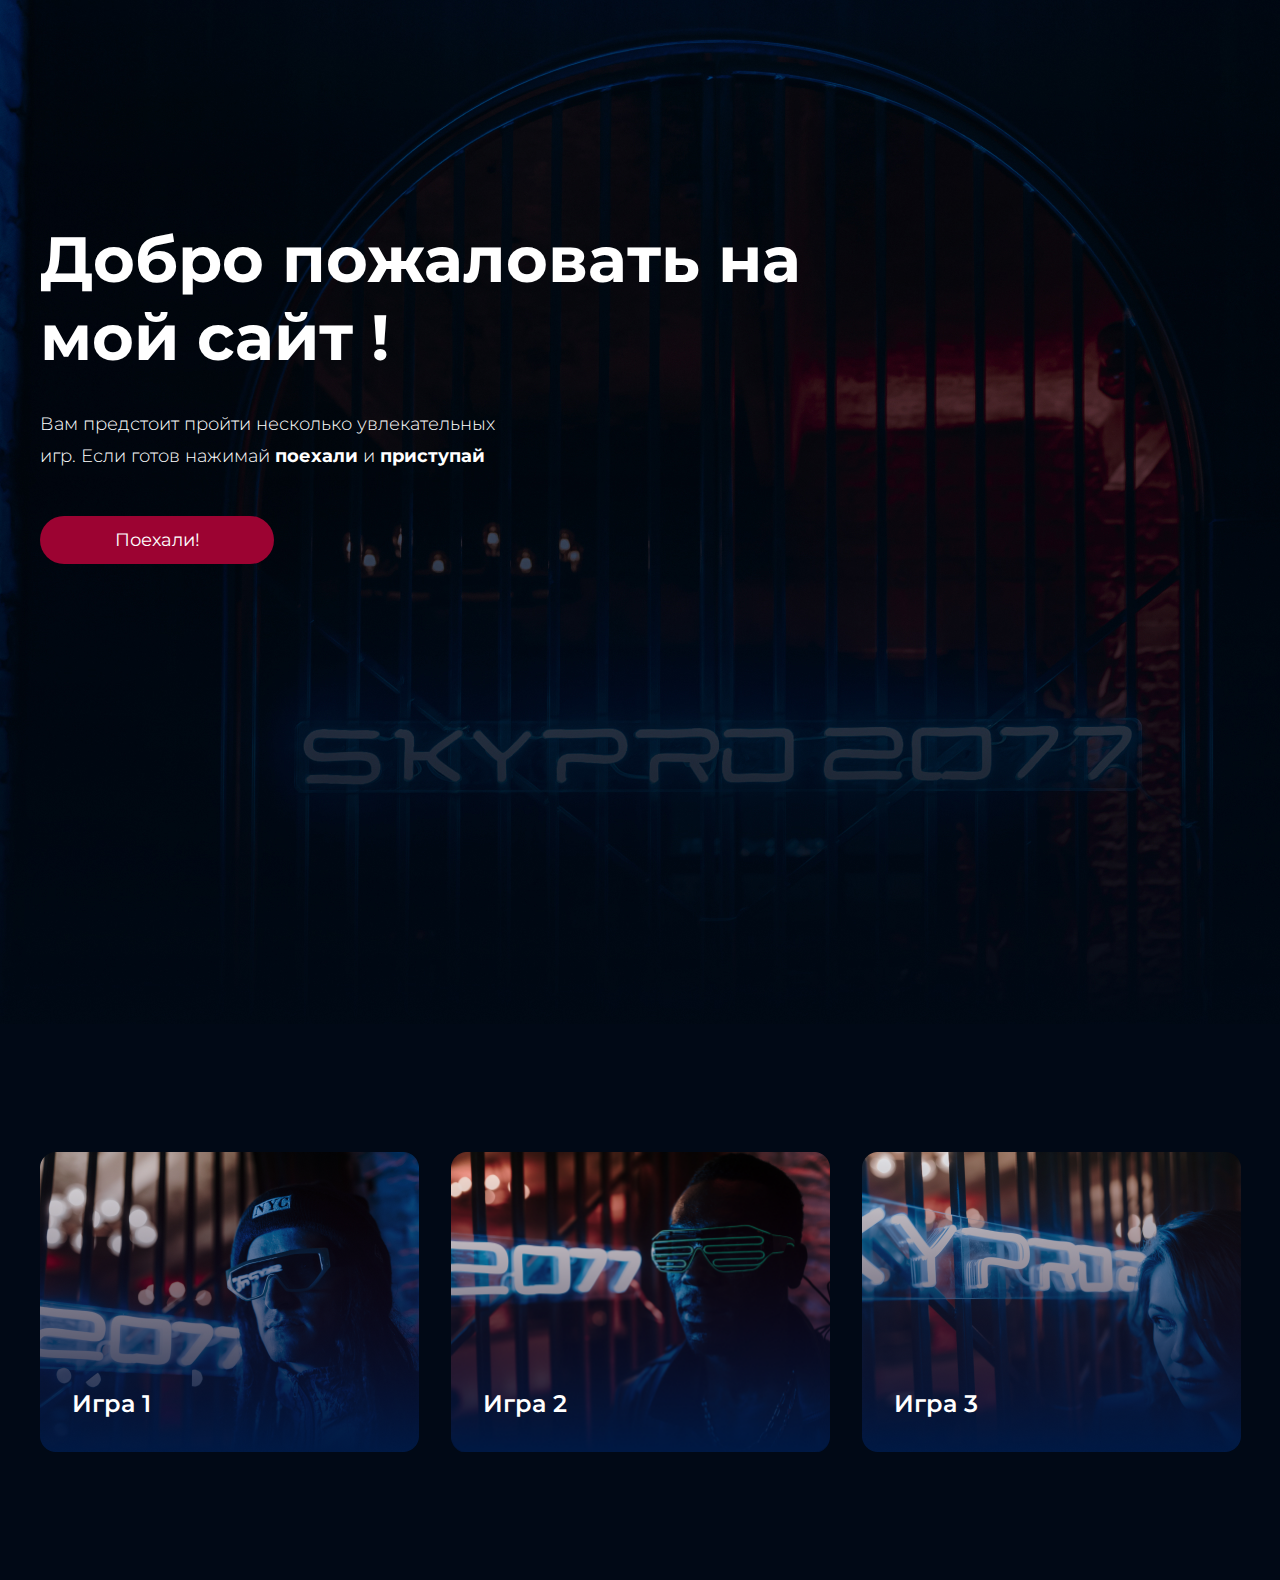
<file: index.html>
<!DOCTYPE html>
<html lang="en">

<head>
    <meta charset="UTF-8">
    <meta http-equiv="X-UA-Compatible" content="IE=edge">
    <meta name="viewport" content="width=device-width, initial-scale=1.0">
    <link rel="stylesheet" href="style.css">
    <title>Homework1</title>
</head>

<body>
    <header class="main center">
        <h1 class="main__title">Добро пожаловать на мой сайт !</h1>
        <p class="main__text">Вам предстоит пройти несколько увлекательных игр.
            Если готов нажимай
            <span class="main__text_bold">
                поехали
            </span>
            и
            <span class="main__text_bold">
                приступай
            </span>
        </p>
        <button class="button">Поехали!</button>
    </header>
    <section class="secondary center">
        <div class="game-box">
            <div class="game-box__item game-box__item_1">
                <p class="game-box__text">Игра 1</p>
            </div>
            <div class="game-box__item game-box__item_2">
                <p class="game-box__text">Игра 2</p>
            </div>
            <div class="game-box__item game-box__item_3">
                <p class="game-box__text">Игра 3</p>
            </div>
        </div>
    </section>
</body>

</html>
</file>
<file: style.css>
@import url("https://fonts.googleapis.com/css2?family=Montserrat:wght@300;400;600;700&display=swap");
* {
  margin: 0;
  padding: 0;
}

body {
  background: #000915;
}

.center {
  padding-left: calc(50% - 600px);
  padding-right: calc(50% - 600px);
}

.main {
  height: 1024px;
  background-image: url(./img/backgr1.jpg);
  background-repeat: no-repeat;
}

.main__title {
  width: 788px;
  font-family: "Montserrat";
  font-style: normal;
  font-weight: 700;
  font-size: 64px;
  line-height: 78px;
  color: #FFFFFF;
  padding-top: 220px;
}

.main__text {
  width: 481px;
  font-family: "Montserrat";
  font-style: normal;
  font-weight: 300;
  font-size: 18px;
  line-height: 32px;
  color: #FFFFFF;
  margin-top: 32px;
}

.main__text_bold {
  font-weight: 700;
}

.button {
  width: 234px;
  height: 48px;
  margin-top: 44px;
  background: #9C0332;
  border: none;
  border-radius: 30px;
  font-family: "Montserrat";
  font-style: normal;
  font-weight: 400;
  font-size: 18px;
  line-height: 22px;
  color: #FFFFFF;
}
.button:hover {
  background: #EB443F;
}

.secondary {
  height: 556px;
  background-image: url(./img/backgr2.jpg);
  background-repeat: no-repeat;
}

.game-box {
  display: grid;
  grid-template-columns: repeat(12, 1fr);
  -moz-column-gap: 32px;
       column-gap: 32px;
}

.game-box__item {
  font-family: "Montserrat";
  font-style: normal;
  font-weight: 600;
  font-size: 24px;
  line-height: 32px;
  color: #FFFFFF;
  width: 379px;
  height: 300px;
  grid-column: span 4;
  margin: 128px 0;
  display: flex;
  align-items: flex-end;
}
.game-box__item:hover {
  border: 3px solid #44D2FF;
  border-radius: 16px;
  box-sizing: border-box;
}

.game-box__text {
  padding: 0 0 32px 32px;
}

.game-box__item_1 {
  background-image: url(./img/game1.png);
  background-repeat: no-repeat;
  background-size: cover;
}

.game-box__item_2 {
  background-image: url(./img/game2.png);
  background-repeat: no-repeat;
  background-size: cover;
}

.game-box__item_3 {
  background-image: url(./img/game3.png);
  background-repeat: no-repeat;
  background-size: cover;
}

@media (max-width: 768px) {
  .center {
    padding-left: 16px;
    padding-right: 16px;
  }
  .main {
    height: 100vh;
    background-image: url(./img/mobfon.jpg);
    background-repeat: no-repeat;
    background-position: center;
    display: flex;
    justify-content: flex-start;
    flex-direction: column;
    align-items: center;
  }
  .main__title {
    width: 343px;
    font-size: 32px;
    line-height: 39px;
    text-align: center;
  }
  .main__text {
    width: 343px;
    text-align: center;
    font-size: 14px;
    line-height: 22px;
  }
  .main__text_bold {
    text-align: center;
    font-size: 14px;
    line-height: 22px;
  }
  .secondary {
    height: 1220px;
    background-image: url(./img/mobfon2.jpg);
    background-repeat: no-repeat;
    background-position: center;
  }
  .game-box {
    display: grid;
    grid-template-columns: 1fr;
    justify-items: center;
    row-gap: 32px;
  }
  .game-box__item {
    width: 343px;
    height: 300px;
    grid-column: span 1;
    display: flex;
    align-items: flex-end;
    margin: 0;
  }
  .game-box__item_1 {
    background-image: url(./img/mobitemgame.png);
    margin-top: 128px;
  }
  .game-box__item_2 {
    background-image: url(./img/mobitemgame2.png);
  }
  .game-box__item_3 {
    background-image: url(./img/mobitemgame3.png);
    margin-bottom: 128px;
  }
}/*# sourceMappingURL=style.css.map */
</file>
